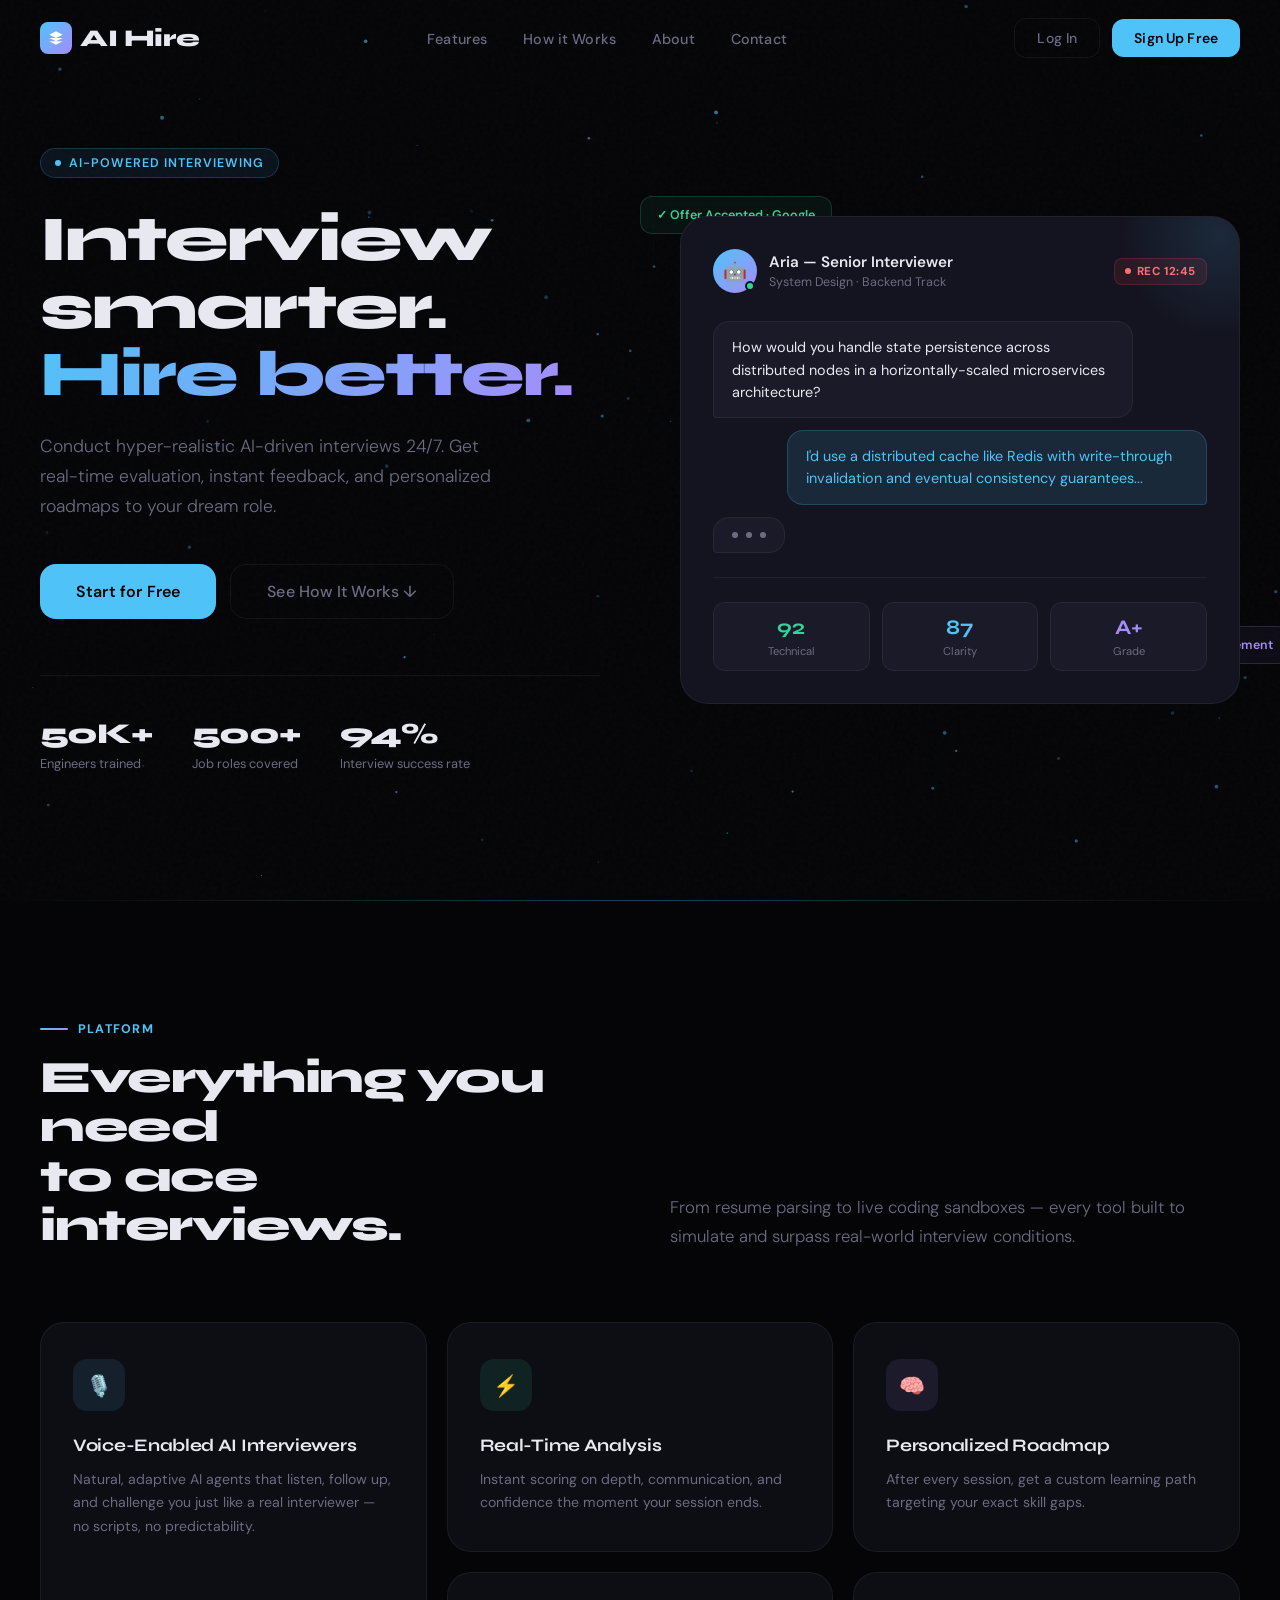
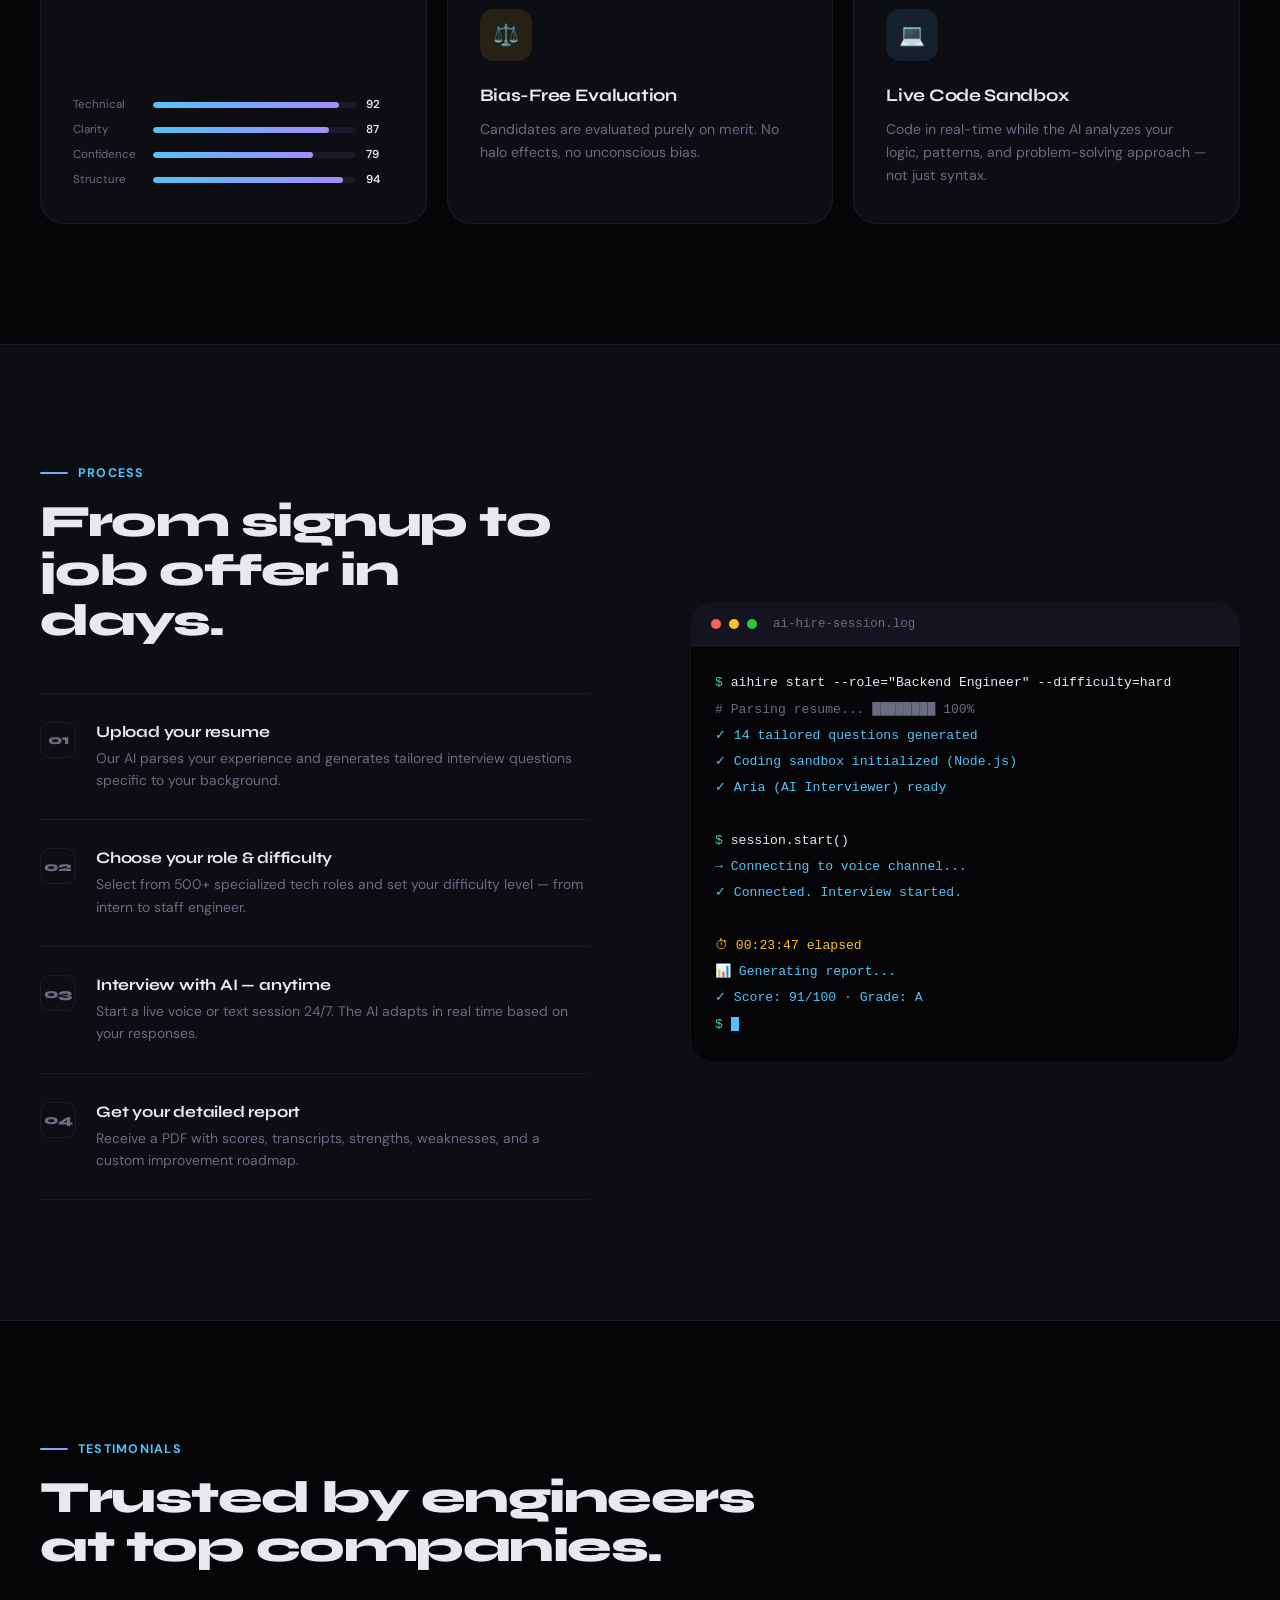
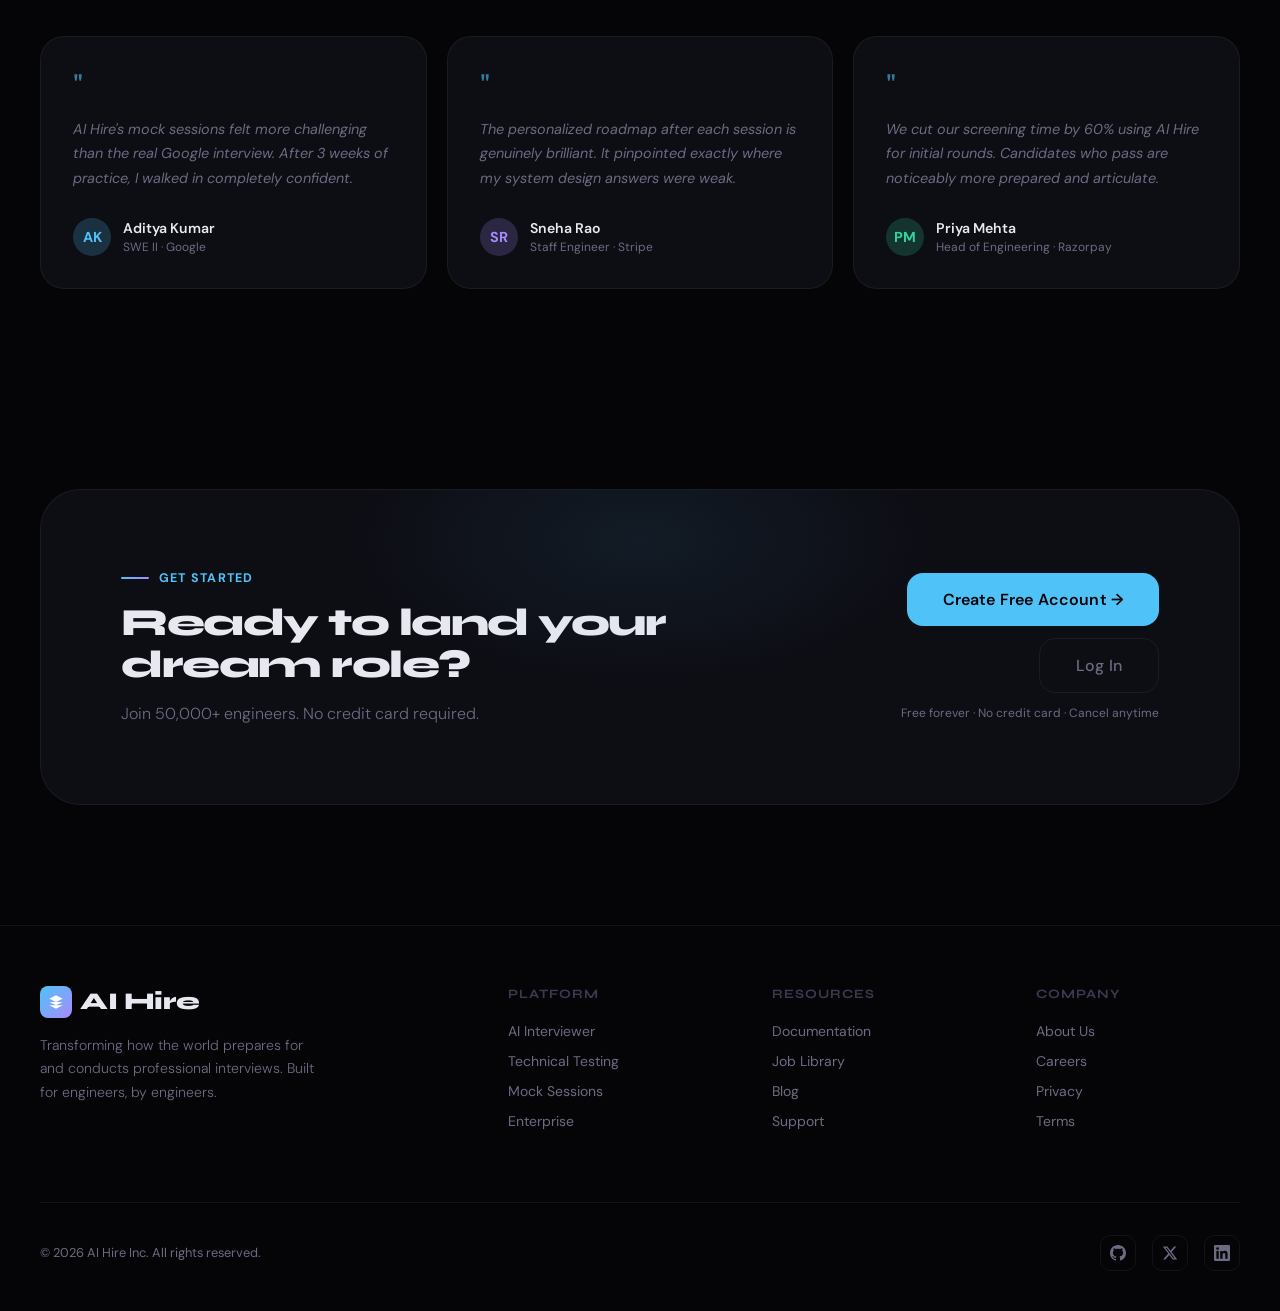
<file: Ai_Interview_Platform/Ai_Interview_Platform/templates/index.html>
<!DOCTYPE html>
<html lang="en">
<head>
<meta charset="UTF-8">
<meta name="viewport" content="width=device-width, initial-scale=1.0">
<title>AI Hire — Intelligent Interviewing</title>
<link rel="preconnect" href="https://fonts.googleapis.com">
<link href="https://fonts.googleapis.com/css2?family=Syne:wght@400;600;700;800&family=DM+Sans:ital,opsz,wght@0,9..40,300;0,9..40,400;0,9..40,500;1,9..40,300&display=swap" rel="stylesheet">
<style>
:root {
  --ink: #050508;
  --ink-2: #0d0d14;
  --ink-3: #141420;
  --surface: #1a1a28;
  --border: rgba(255,255,255,0.06);
  --border-lit: rgba(99,179,237,0.3);
  --text: #e8e8f0;
  --muted: #6b6b82;
  --dim: #3a3a50;
  --cyan: #4fc3f7;
  --cyan-glow: rgba(79,195,247,0.15);
  --emerald: #34d399;
  --violet: #a78bfa;
  --amber: #fbbf24;
  --grad-a: linear-gradient(135deg, #4fc3f7, #a78bfa);
  --grad-b: linear-gradient(135deg, #34d399, #4fc3f7);
  --r: 20px;
  --r-lg: 32px;
}
 
*,*::before,*::after { margin:0; padding:0; box-sizing:border-box; }
 
html { scroll-behavior: smooth; }
 
body {
  background: var(--ink);
  color: var(--text);
  font-family: 'DM Sans', sans-serif;
  overflow-x: hidden;
  min-height: 100vh;
}
 
/* ───── CANVAS BACKGROUND ───── */
#bg-canvas {
  position: fixed;
  inset: 0;
  z-index: 0;
  pointer-events: none;
}
 
/* ───── NOISE OVERLAY ───── */
body::before {
  content:'';
  position: fixed;
  inset: 0;
  z-index: 1;
  pointer-events: none;
  background-image: url("data:image/svg+xml,%3Csvg viewBox='0 0 256 256' xmlns='http://www.w3.org/2000/svg'%3E%3Cfilter id='n'%3E%3CfeTurbulence type='fractalNoise' baseFrequency='0.9' numOctaves='4' stitchTiles='stitch'/%3E%3C/filter%3E%3Crect width='100%25' height='100%25' filter='url(%23n)' opacity='1'/%3E%3C/svg%3E");
  opacity: 0.025;
}
 
/* ───── LAYOUT ───── */
.wrap { max-width: 1280px; margin: 0 auto; padding: 0 40px; position: relative; z-index: 2; }
 
/* ───── NAV ───── */
nav {
  position: fixed;
  top: 0; left: 0; right: 0;
  z-index: 100;
  padding: 18px 0;
  transition: background 0.4s, border-color 0.4s;
}
nav.scrolled {
  background: rgba(5,5,8,0.85);
  backdrop-filter: blur(20px);
  border-bottom: 1px solid var(--border);
}
.nav-inner {
  display: flex;
  align-items: center;
  justify-content: space-between;
}
.logo {
  font-family: 'Syne', sans-serif;
  font-weight: 800;
  font-size: 1.5rem;
  color: var(--text);
  text-decoration: none;
  letter-spacing: -0.5px;
  display: flex;
  align-items: center;
  gap: 8px;
}
.logo-mark {
  width: 32px; height: 32px;
  background: var(--grad-a);
  border-radius: 8px;
  display: grid;
  place-items: center;
  font-size: 0.8rem;
}
.logo-mark svg { width: 16px; height: 16px; fill: white; }
.nav-links {
  display: flex;
  gap: 36px;
  list-style: none;
}
.nav-links a {
  color: var(--muted);
  text-decoration: none;
  font-size: 0.9rem;
  font-weight: 500;
  transition: color 0.25s;
  letter-spacing: 0.01em;
}
.nav-links a:hover { color: var(--text); }
.nav-cta {
  display: flex;
  gap: 12px;
  align-items: center;
}
 
/* ───── BUTTONS ───── */
.btn {
  display: inline-flex;
  align-items: center;
  gap: 8px;
  padding: 10px 22px;
  border-radius: 12px;
  font-family: 'DM Sans', sans-serif;
  font-weight: 500;
  font-size: 0.875rem;
  cursor: pointer;
  transition: all 0.25s;
  text-decoration: none;
  border: none;
  letter-spacing: 0.01em;
}
.btn-ghost {
  background: transparent;
  border: 1px solid var(--border);
  color: var(--muted);
}
.btn-ghost:hover {
  border-color: var(--border-lit);
  color: var(--text);
  background: var(--cyan-glow);
}
.btn-solid {
  background: var(--cyan);
  color: var(--ink);
  font-weight: 600;
}
.btn-solid:hover {
  transform: translateY(-1px);
  box-shadow: 0 8px 24px rgba(79,195,247,0.35);
}
.btn-outline {
  background: transparent;
  border: 1px solid rgba(79,195,247,0.4);
  color: var(--cyan);
}
.btn-outline:hover {
  background: var(--cyan-glow);
  transform: translateY(-1px);
}
.btn-lg {
  padding: 16px 36px;
  font-size: 1rem;
  border-radius: 16px;
}
 
/* ───── HERO ───── */
.hero {
  min-height: 100svh;
  display: flex;
  flex-direction: column;
  justify-content: center;
  padding-top: 100px;
  padding-bottom: 80px;
}
.hero-inner {
  display: grid;
  grid-template-columns: 1fr 1fr;
  gap: 80px;
  align-items: center;
}
.hero-left {}
.eyebrow {
  display: inline-flex;
  align-items: center;
  gap: 8px;
  background: rgba(79,195,247,0.08);
  border: 1px solid rgba(79,195,247,0.2);
  color: var(--cyan);
  padding: 6px 14px;
  border-radius: 100px;
  font-size: 0.78rem;
  font-weight: 600;
  letter-spacing: 0.08em;
  text-transform: uppercase;
  margin-bottom: 28px;
}
.eyebrow-dot {
  width: 6px; height: 6px;
  background: var(--cyan);
  border-radius: 50%;
  animation: blink 2s ease-in-out infinite;
}
@keyframes blink {
  0%,100%{opacity:1} 50%{opacity:0.3}
}
.hero-h1 {
  font-family: 'Syne', sans-serif;
  font-size: clamp(2.8rem, 5vw, 4.2rem);
  font-weight: 800;
  line-height: 1.05;
  letter-spacing: -2px;
  margin-bottom: 24px;
  color: var(--text);
}
.hero-h1 .grad-text {
  background: var(--grad-a);
  -webkit-background-clip: text;
  -webkit-text-fill-color: transparent;
  background-clip: text;
}
.hero-sub {
  font-size: 1.1rem;
  color: var(--muted);
  line-height: 1.7;
  max-width: 460px;
  margin-bottom: 42px;
  font-weight: 300;
}
.hero-actions {
  display: flex;
  gap: 14px;
  flex-wrap: wrap;
}
.hero-stats {
  display: flex;
  gap: 40px;
  margin-top: 56px;
  padding-top: 40px;
  border-top: 1px solid var(--border);
}
.stat-item {}
.stat-num {
  font-family: 'Syne', sans-serif;
  font-size: 1.8rem;
  font-weight: 800;
  color: var(--text);
  letter-spacing: -1px;
}
.stat-label {
  font-size: 0.8rem;
  color: var(--muted);
  margin-top: 4px;
}
 
/* ───── INTERVIEW CARD (hero right) ───── */
.hero-right {
  position: relative;
}
.interview-card {
  background: var(--ink-3);
  border: 1px solid var(--border);
  border-radius: 28px;
  padding: 32px;
  position: relative;
  overflow: hidden;
}
.interview-card::before {
  content:'';
  position: absolute;
  top: -80px; right: -80px;
  width: 200px; height: 200px;
  background: radial-gradient(circle, rgba(79,195,247,0.12), transparent 70%);
  pointer-events: none;
}
.ic-header {
  display: flex;
  align-items: center;
  justify-content: space-between;
  margin-bottom: 28px;
}
.ic-avatar {
  display: flex;
  align-items: center;
  gap: 12px;
}
.avatar-orb {
  width: 44px; height: 44px;
  border-radius: 50%;
  background: var(--grad-a);
  display: grid;
  place-items: center;
  font-size: 1.2rem;
  position: relative;
}
.avatar-orb::after {
  content:'';
  position: absolute;
  bottom: 2px; right: 2px;
  width: 10px; height: 10px;
  background: var(--emerald);
  border: 2px solid var(--ink-3);
  border-radius: 50%;
}
.ic-name { font-weight: 600; font-size: 0.95rem; }
.ic-role { font-size: 0.78rem; color: var(--muted); margin-top: 2px; }
.rec-badge {
  display: flex;
  align-items: center;
  gap: 6px;
  background: rgba(239,68,68,0.1);
  border: 1px solid rgba(239,68,68,0.2);
  color: #f87171;
  padding: 5px 10px;
  border-radius: 8px;
  font-size: 0.72rem;
  font-weight: 700;
  letter-spacing: 0.05em;
}
.rec-dot {
  width: 6px; height: 6px;
  background: #f87171;
  border-radius: 50%;
  animation: blink 1s ease-in-out infinite;
}
.chat-bubble {
  padding: 14px 18px;
  border-radius: 16px;
  font-size: 0.9rem;
  line-height: 1.55;
  margin-bottom: 12px;
  max-width: 85%;
}
.bubble-ai {
  background: var(--surface);
  border: 1px solid var(--border);
  color: var(--text);
  border-bottom-left-radius: 4px;
}
.bubble-user {
  background: rgba(79,195,247,0.12);
  border: 1px solid rgba(79,195,247,0.2);
  color: var(--cyan);
  margin-left: auto;
  border-bottom-right-radius: 4px;
}
.ic-typing {
  display: flex;
  gap: 8px;
  align-items: center;
  padding: 14px 18px;
  background: var(--surface);
  border: 1px solid var(--border);
  border-radius: 16px;
  border-bottom-left-radius: 4px;
  width: fit-content;
  margin-top: 4px;
}
.typing-dot {
  width: 6px; height: 6px;
  background: var(--muted);
  border-radius: 50%;
  animation: typingBounce 1.4s ease-in-out infinite;
}
.typing-dot:nth-child(2) { animation-delay: 0.2s; }
.typing-dot:nth-child(3) { animation-delay: 0.4s; }
@keyframes typingBounce {
  0%,60%,100%{transform:translateY(0);opacity:0.4}
  30%{transform:translateY(-4px);opacity:1}
}
.ic-metrics {
  display: grid;
  grid-template-columns: 1fr 1fr 1fr;
  gap: 12px;
  margin-top: 24px;
  padding-top: 24px;
  border-top: 1px solid var(--border);
}
.metric-pill {
  background: var(--surface);
  border: 1px solid var(--border);
  border-radius: 12px;
  padding: 12px;
  text-align: center;
}
.metric-val {
  font-family: 'Syne', sans-serif;
  font-size: 1.3rem;
  font-weight: 700;
  color: var(--text);
}
.metric-val.green { color: var(--emerald); }
.metric-val.cyan { color: var(--cyan); }
.metric-val.violet { color: var(--violet); }
.metric-key {
  font-size: 0.7rem;
  color: var(--muted);
  margin-top: 4px;
}
 
/* floating tags */
.float-tag {
  position: absolute;
  background: var(--ink-3);
  border: 1px solid var(--border);
  border-radius: 12px;
  padding: 10px 16px;
  font-size: 0.78rem;
  font-weight: 600;
  white-space: nowrap;
  backdrop-filter: blur(10px);
  animation: floatTag 6s ease-in-out infinite;
}
.float-tag-1 {
  top: -20px; left: -40px;
  color: var(--emerald);
  border-color: rgba(52,211,153,0.2);
  background: rgba(52,211,153,0.06);
  animation-delay: 0s;
}
.float-tag-2 {
  bottom: 40px; right: -50px;
  color: var(--violet);
  border-color: rgba(167,139,250,0.2);
  background: rgba(167,139,250,0.06);
  animation-delay: 3s;
}
@keyframes floatTag {
  0%,100%{transform:translateY(0)} 50%{transform:translateY(-8px)}
}
 
/* ───── SECTION COMMONS ───── */
section { padding: 120px 0; position: relative; z-index: 2; }
.section-label {
  display: flex;
  align-items: center;
  gap: 10px;
  margin-bottom: 16px;
}
.section-label-line {
  width: 28px; height: 2px;
  background: var(--grad-a);
  border-radius: 2px;
}
.section-label span {
  font-size: 0.78rem;
  font-weight: 700;
  letter-spacing: 0.1em;
  text-transform: uppercase;
  color: var(--cyan);
}
.section-title {
  font-family: 'Syne', sans-serif;
  font-size: clamp(2rem, 3.5vw, 3rem);
  font-weight: 800;
  letter-spacing: -1.5px;
  line-height: 1.1;
  color: var(--text);
}
.section-sub {
  color: var(--muted);
  font-size: 1.05rem;
  line-height: 1.7;
  max-width: 560px;
  margin-top: 16px;
  font-weight: 300;
}
 
/* ───── FEATURES ───── */
.features-head {
  display: grid;
  grid-template-columns: 1fr 1fr;
  gap: 60px;
  align-items: end;
  margin-bottom: 72px;
}
.features-grid {
  display: grid;
  grid-template-columns: repeat(3, 1fr);
  gap: 20px;
}
.feat-card {
  background: var(--ink-2);
  border: 1px solid var(--border);
  border-radius: 24px;
  padding: 36px 32px;
  cursor: default;
  transition: all 0.35s cubic-bezier(0.4,0,0.2,1);
  position: relative;
  overflow: hidden;
}
.feat-card::after {
  content:'';
  position: absolute;
  inset: 0;
  background: var(--grad-a);
  opacity: 0;
  transition: opacity 0.35s;
  border-radius: inherit;
  z-index: 0;
}
.feat-card:hover {
  border-color: transparent;
  transform: translateY(-6px);
}
.feat-card:hover::after { opacity: 0.06; }
.feat-card > * { position: relative; z-index: 1; }
.feat-icon {
  width: 52px; height: 52px;
  border-radius: 14px;
  display: grid;
  place-items: center;
  margin-bottom: 24px;
  font-size: 1.3rem;
  position: relative;
}
.fi-cyan { background: rgba(79,195,247,0.1); color: var(--cyan); }
.fi-emerald { background: rgba(52,211,153,0.1); color: var(--emerald); }
.fi-violet { background: rgba(167,139,250,0.1); color: var(--violet); }
.fi-amber { background: rgba(251,191,36,0.1); color: var(--amber); }
.fi-cyan2 { background: rgba(79,195,247,0.1); color: var(--cyan); }
.fi-emer2 { background: rgba(52,211,153,0.1); color: var(--emerald); }
.feat-title {
  font-family: 'Syne', sans-serif;
  font-size: 1.1rem;
  font-weight: 700;
  color: var(--text);
  margin-bottom: 12px;
  letter-spacing: -0.3px;
}
.feat-desc {
  font-size: 0.88rem;
  color: var(--muted);
  line-height: 1.65;
}
 
/* tall card */
.feat-card.tall {
  grid-row: span 2;
  display: flex;
  flex-direction: column;
}
.feat-card.tall .visual-bar {
  margin-top: auto;
  padding-top: 28px;
}
.score-bars { display: flex; flex-direction: column; gap: 10px; }
.score-row {
  display: flex;
  align-items: center;
  gap: 10px;
}
.score-label { font-size: 0.72rem; color: var(--muted); width: 70px; flex-shrink: 0; }
.score-track {
  flex: 1;
  height: 6px;
  background: var(--surface);
  border-radius: 3px;
  overflow: hidden;
}
.score-fill {
  height: 100%;
  border-radius: 3px;
  background: var(--grad-a);
  animation: fillBar 2s cubic-bezier(0.4,0,0.2,1) forwards;
  transform-origin: left;
}
@keyframes fillBar { from{width:0%} }
.score-val { font-size: 0.72rem; color: var(--text); font-weight: 600; width: 28px; }
 
/* ───── HOW IT WORKS ───── */
.hiw-section { background: var(--ink-2); border-top: 1px solid var(--border); border-bottom: 1px solid var(--border); }
.hiw-inner {
  display: grid;
  grid-template-columns: 1fr 1fr;
  gap: 100px;
  align-items: center;
}
.steps { display: flex; flex-direction: column; gap: 0; margin-top: 48px; }
.step {
  display: flex;
  gap: 20px;
  padding: 28px 0;
  border-bottom: 1px solid var(--border);
  cursor: default;
  transition: all 0.25s;
}
.step:first-child { border-top: 1px solid var(--border); }
.step:hover .step-num { background: var(--cyan); color: var(--ink); }
.step-num {
  width: 36px; height: 36px;
  border: 1px solid var(--border);
  border-radius: 10px;
  display: grid;
  place-items: center;
  font-family: 'Syne', sans-serif;
  font-weight: 800;
  font-size: 0.85rem;
  color: var(--muted);
  flex-shrink: 0;
  transition: all 0.25s;
}
.step-title {
  font-family: 'Syne', sans-serif;
  font-weight: 700;
  font-size: 1rem;
  color: var(--text);
  margin-bottom: 6px;
  letter-spacing: -0.2px;
}
.step-desc { font-size: 0.87rem; color: var(--muted); line-height: 1.6; }
.hiw-visual {
  position: relative;
}
.terminal-card {
  background: var(--ink);
  border: 1px solid var(--border);
  border-radius: 24px;
  overflow: hidden;
}
.term-bar {
  padding: 14px 20px;
  background: var(--ink-3);
  border-bottom: 1px solid var(--border);
  display: flex;
  align-items: center;
  gap: 8px;
}
.term-dot { width: 10px; height: 10px; border-radius: 50%; }
.td-r { background: #ff5f57; }
.td-y { background: #ffbd2e; }
.td-g { background: #28c840; }
.term-title { font-size: 0.78rem; color: var(--muted); margin-left: 8px; font-family: monospace; }
.term-body { padding: 24px; font-family: monospace; font-size: 0.82rem; line-height: 2; }
.t-prompt { color: var(--emerald); }
.t-cmd { color: var(--text); }
.t-comment { color: var(--muted); }
.t-output { color: var(--cyan); }
.t-warn { color: var(--amber); }
.t-cursor {
  display: inline-block;
  width: 8px; height: 14px;
  background: var(--cyan);
  vertical-align: middle;
  animation: blink 1s step-end infinite;
}
 
/* ───── TESTIMONIALS ───── */
.test-grid {
  display: grid;
  grid-template-columns: repeat(3, 1fr);
  gap: 20px;
  margin-top: 64px;
}
.test-card {
  background: var(--ink-2);
  border: 1px solid var(--border);
  border-radius: 24px;
  padding: 32px;
  position: relative;
  overflow: hidden;
  transition: all 0.3s;
}
.test-card:hover {
  border-color: rgba(79,195,247,0.2);
  transform: translateY(-4px);
}
.test-quote {
  font-size: 2rem;
  color: var(--cyan);
  font-family: 'Syne', sans-serif;
  line-height: 1;
  margin-bottom: 16px;
  opacity: 0.6;
}
.test-text {
  font-size: 0.9rem;
  color: var(--muted);
  line-height: 1.7;
  margin-bottom: 28px;
  font-style: italic;
}
.test-author {
  display: flex;
  align-items: center;
  gap: 12px;
}
.test-avatar {
  width: 38px; height: 38px;
  border-radius: 50%;
  display: grid;
  place-items: center;
  font-size: 0.9rem;
  font-weight: 700;
  flex-shrink: 0;
}
.ta-1 { background: rgba(79,195,247,0.2); color: var(--cyan); }
.ta-2 { background: rgba(167,139,250,0.2); color: var(--violet); }
.ta-3 { background: rgba(52,211,153,0.2); color: var(--emerald); }
.test-name { font-weight: 600; font-size: 0.88rem; color: var(--text); }
.test-role { font-size: 0.75rem; color: var(--muted); margin-top: 2px; }
 
/* ───── CTA ───── */
.cta-section {
  padding: 80px 0 120px;
}
.cta-box {
  background: var(--ink-2);
  border: 1px solid var(--border);
  border-radius: 40px;
  padding: 80px;
  display: grid;
  grid-template-columns: 1fr auto;
  gap: 60px;
  align-items: center;
  position: relative;
  overflow: hidden;
}
.cta-box::before {
  content:'';
  position: absolute;
  top: -100px; left: 50%;
  width: 600px; height: 300px;
  background: radial-gradient(ellipse, rgba(79,195,247,0.08) 0%, transparent 70%);
  transform: translateX(-50%);
  pointer-events: none;
}
.cta-title {
  font-family: 'Syne', sans-serif;
  font-size: clamp(2rem, 3vw, 2.8rem);
  font-weight: 800;
  letter-spacing: -1.5px;
  line-height: 1.1;
  color: var(--text);
  margin-bottom: 16px;
}
.cta-sub {
  color: var(--muted);
  font-size: 1rem;
  font-weight: 300;
}
.cta-actions { display: flex; flex-direction: column; gap: 12px; align-items: flex-end; flex-shrink: 0; }
.cta-note { font-size: 0.75rem; color: var(--muted); text-align: right; }
 
/* ───── FOOTER ───── */
footer {
  padding: 60px 0 40px;
  border-top: 1px solid var(--border);
  position: relative;
  z-index: 2;
}
.footer-top {
  display: grid;
  grid-template-columns: 2fr 1fr 1fr 1fr;
  gap: 60px;
  margin-bottom: 60px;
}
.footer-brand-desc {
  color: var(--muted);
  font-size: 0.88rem;
  line-height: 1.7;
  margin-top: 16px;
  max-width: 280px;
  font-weight: 300;
}
.footer-col h5 {
  font-family: 'Syne', sans-serif;
  font-size: 0.8rem;
  font-weight: 700;
  letter-spacing: 0.08em;
  text-transform: uppercase;
  color: var(--dim);
  margin-bottom: 20px;
}
.footer-col a {
  display: block;
  color: var(--muted);
  text-decoration: none;
  font-size: 0.875rem;
  margin-bottom: 12px;
  transition: color 0.2s;
}
.footer-col a:hover { color: var(--text); }
.footer-bottom {
  display: flex;
  align-items: center;
  justify-content: space-between;
  padding-top: 32px;
  border-top: 1px solid var(--border);
}
.footer-copy { font-size: 0.8rem; color: var(--muted); }
.footer-socials { display: flex; gap: 16px; }
.social-btn {
  width: 36px; height: 36px;
  border: 1px solid var(--border);
  border-radius: 10px;
  display: grid;
  place-items: center;
  cursor: pointer;
  transition: all 0.25s;
  color: var(--muted);
  text-decoration: none;
  font-size: 0.9rem;
}
.social-btn:hover {
  border-color: var(--border-lit);
  color: var(--cyan);
  background: var(--cyan-glow);
}
 
/* ───── DIVIDERS ───── */
.gradient-line {
  height: 1px;
  background: linear-gradient(90deg, transparent, rgba(79,195,247,0.3), transparent);
  margin: 0;
}
 
/* ───── SCROLL REVEAL ───── */
.reveal {
  opacity: 0;
  transform: translateY(30px);
  transition: opacity 0.7s cubic-bezier(0.4,0,0.2,1), transform 0.7s cubic-bezier(0.4,0,0.2,1);
}
.reveal.visible { opacity: 1; transform: translateY(0); }
 
/* ───── RESPONSIVE ───── */
@media (max-width: 1024px) {
  .wrap { padding: 0 24px; }
  .hero-inner { grid-template-columns: 1fr; gap: 60px; }
  .float-tag { display: none; }
  .features-head { grid-template-columns: 1fr; }
  .features-grid { grid-template-columns: 1fr 1fr; }
  .feat-card.tall { grid-row: span 1; }
  .hiw-inner { grid-template-columns: 1fr; gap: 60px; }
  .test-grid { grid-template-columns: 1fr; }
  .cta-box { grid-template-columns: 1fr; }
  .cta-actions { align-items: flex-start; }
  .footer-top { grid-template-columns: 1fr 1fr; gap: 40px; }
}
@media (max-width: 640px) {
  section { padding: 80px 0; }
  .nav-links { display: none; }
  .features-grid { grid-template-columns: 1fr; }
  .hero-stats { flex-wrap: wrap; gap: 24px; }
  .cta-box { padding: 40px 28px; }
  .footer-top { grid-template-columns: 1fr; }
  .footer-bottom { flex-direction: column; gap: 20px; }
}
</style>
</head>
<body>
 
<canvas id="bg-canvas"></canvas>
 
<!-- NAV -->
<nav id="navbar">
  <div class="wrap">
    <div class="nav-inner">
      <a href="/dashboard" class="logo">
        <div class="logo-mark">
          <svg viewBox="0 0 24 24"><path d="M12 2L2 7l10 5 10-5-10-5zM2 17l10 5 10-5M2 12l10 5 10-5"/></svg>
        </div>
        AI Hire
      </a>
      <ul class="nav-links">
        <li><a href="#features">Features</a></li>
        <li><a href="#hiw">How it Works</a></li>
        <li><a href="#about">About</a></li>
        <li><a href="#contact">Contact</a></li>
      </ul>
      <div class="nav-cta">
        <a href="/login" class="btn btn-ghost">Log In</a>
        <a href="/signup" class="btn btn-solid">Sign Up Free</a>
      </div>
    </div>
  </div>
</nav>
 
<!-- HERO -->
<section class="hero">
  <div class="wrap">
    <div class="hero-inner">
      <div class="hero-left reveal">
        <div class="eyebrow">
          <div class="eyebrow-dot"></div>
          AI-Powered Interviewing
        </div>
        <h1 class="hero-h1">
          Interview smarter.<br>
          <span class="grad-text">Hire better.</span>
        </h1>
        <p class="hero-sub">
          Conduct hyper-realistic AI-driven interviews 24/7. Get real-time evaluation, instant feedback, and personalized roadmaps to your dream role.
        </p>
        <div class="hero-actions">
          <a href="/signup" class="btn btn-solid btn-lg">Start for Free</a>
          <a href="#hiw" class="btn btn-ghost btn-lg">See How It Works ↓</a>
        </div>
        <div class="hero-stats">
          <div class="stat-item">
            <div class="stat-num">50K+</div>
            <div class="stat-label">Engineers trained</div>
          </div>
          <div class="stat-item">
            <div class="stat-num">500+</div>
            <div class="stat-label">Job roles covered</div>
          </div>
          <div class="stat-item">
            <div class="stat-num">94%</div>
            <div class="stat-label">Interview success rate</div>
          </div>
        </div>
      </div>
 
      <div class="hero-right reveal" style="transition-delay:0.2s">
        <div class="float-tag float-tag-1">✓ Offer Accepted · Google</div>
        <div class="float-tag float-tag-2">↑ 38% Score Improvement</div>
        <div class="interview-card">
          <div class="ic-header">
            <div class="ic-avatar">
              <div class="avatar-orb">🤖</div>
              <div>
                <div class="ic-name">Aria — Senior Interviewer</div>
                <div class="ic-role">System Design · Backend Track</div>
              </div>
            </div>
            <div class="rec-badge">
              <div class="rec-dot"></div>
              REC 12:45
            </div>
          </div>
          <div class="chat-bubble bubble-ai">
            How would you handle state persistence across distributed nodes in a horizontally-scaled microservices architecture?
          </div>
          <div class="chat-bubble bubble-user">
            I'd use a distributed cache like Redis with write-through invalidation and eventual consistency guarantees...
          </div>
          <div class="ic-typing">
            <div class="typing-dot"></div>
            <div class="typing-dot"></div>
            <div class="typing-dot"></div>
          </div>
          <div class="ic-metrics">
            <div class="metric-pill">
              <div class="metric-val green">92</div>
              <div class="metric-key">Technical</div>
            </div>
            <div class="metric-pill">
              <div class="metric-val cyan">87</div>
              <div class="metric-key">Clarity</div>
            </div>
            <div class="metric-pill">
              <div class="metric-val violet">A+</div>
              <div class="metric-key">Grade</div>
            </div>
          </div>
        </div>
      </div>
    </div>
  </div>
</section>
 
<div class="gradient-line"></div>
 
<!-- FEATURES -->
<section id="features">
  <div class="wrap">
    <div class="features-head reveal">
      <div>
        <div class="section-label">
          <div class="section-label-line"></div>
          <span>Platform</span>
        </div>
        <h2 class="section-title">Everything you need<br>to ace interviews.</h2>
      </div>
      <p class="section-sub">
        From resume parsing to live coding sandboxes — every tool built to simulate and surpass real-world interview conditions.
      </p>
    </div>
 
    <div class="features-grid">
      <!-- Tall card -->
      <div class="feat-card tall reveal">
        <div class="feat-icon fi-cyan">🎙️</div>
        <div class="feat-title">Voice-Enabled AI Interviewers</div>
        <div class="feat-desc">Natural, adaptive AI agents that listen, follow up, and challenge you just like a real interviewer — no scripts, no predictability.</div>
        <div class="visual-bar">
          <div class="score-bars">
            <div class="score-row">
              <span class="score-label">Technical</span>
              <div class="score-track"><div class="score-fill" style="width:92%"></div></div>
              <span class="score-val">92</span>
            </div>
            <div class="score-row">
              <span class="score-label">Clarity</span>
              <div class="score-track"><div class="score-fill" style="width:87%;animation-delay:0.3s"></div></div>
              <span class="score-val">87</span>
            </div>
            <div class="score-row">
              <span class="score-label">Confidence</span>
              <div class="score-track"><div class="score-fill" style="width:79%;animation-delay:0.6s"></div></div>
              <span class="score-val">79</span>
            </div>
            <div class="score-row">
              <span class="score-label">Structure</span>
              <div class="score-track"><div class="score-fill" style="width:94%;animation-delay:0.9s"></div></div>
              <span class="score-val">94</span>
            </div>
          </div>
        </div>
      </div>
 
      <div class="feat-card reveal" style="transition-delay:0.1s">
        <div class="feat-icon fi-emerald">⚡</div>
        <div class="feat-title">Real-Time Analysis</div>
        <div class="feat-desc">Instant scoring on depth, communication, and confidence the moment your session ends.</div>
      </div>
 
      <div class="feat-card reveal" style="transition-delay:0.2s">
        <div class="feat-icon fi-violet">🧠</div>
        <div class="feat-title">Personalized Roadmap</div>
        <div class="feat-desc">After every session, get a custom learning path targeting your exact skill gaps.</div>
      </div>
 
      <div class="feat-card reveal" style="transition-delay:0.3s">
        <div class="feat-icon fi-amber">⚖️</div>
        <div class="feat-title">Bias-Free Evaluation</div>
        <div class="feat-desc">Candidates are evaluated purely on merit. No halo effects, no unconscious bias.</div>
      </div>
 
      <div class="feat-card reveal" style="transition-delay:0.4s">
        <div class="feat-icon fi-cyan2">💻</div>
        <div class="feat-title">Live Code Sandbox</div>
        <div class="feat-desc">Code in real-time while the AI analyzes your logic, patterns, and problem-solving approach — not just syntax.</div>
      </div>
    </div>
  </div>
</section>
 
<!-- HOW IT WORKS -->
<section class="hiw-section" id="hiw">
  <div class="wrap">
    <div class="hiw-inner">
      <div>
        <div class="section-label reveal">
          <div class="section-label-line"></div>
          <span>Process</span>
        </div>
        <h2 class="section-title reveal" style="transition-delay:0.1s">From signup to<br>job offer in days.</h2>
        <div class="steps">
          <div class="step reveal" style="transition-delay:0.2s">
            <div class="step-num">01</div>
            <div>
              <div class="step-title">Upload your resume</div>
              <div class="step-desc">Our AI parses your experience and generates tailored interview questions specific to your background.</div>
            </div>
          </div>
          <div class="step reveal" style="transition-delay:0.3s">
            <div class="step-num">02</div>
            <div>
              <div class="step-title">Choose your role & difficulty</div>
              <div class="step-desc">Select from 500+ specialized tech roles and set your difficulty level — from intern to staff engineer.</div>
            </div>
          </div>
          <div class="step reveal" style="transition-delay:0.4s">
            <div class="step-num">03</div>
            <div>
              <div class="step-title">Interview with AI — anytime</div>
              <div class="step-desc">Start a live voice or text session 24/7. The AI adapts in real time based on your responses.</div>
            </div>
          </div>
          <div class="step reveal" style="transition-delay:0.5s">
            <div class="step-num">04</div>
            <div>
              <div class="step-title">Get your detailed report</div>
              <div class="step-desc">Receive a PDF with scores, transcripts, strengths, weaknesses, and a custom improvement roadmap.</div>
            </div>
          </div>
        </div>
      </div>
 
      <div class="hiw-visual reveal" style="transition-delay:0.3s">
        <div class="terminal-card">
          <div class="term-bar">
            <div class="term-dot td-r"></div>
            <div class="term-dot td-y"></div>
            <div class="term-dot td-g"></div>
            <span class="term-title">ai-hire-session.log</span>
          </div>
          <div class="term-body">
            <div><span class="t-prompt">$</span> <span class="t-cmd">aihire start --role="Backend Engineer" --difficulty=hard</span></div>
            <div class="t-comment">  # Parsing resume... ████████ 100%</div>
            <div class="t-output">  ✓ 14 tailored questions generated</div>
            <div class="t-output">  ✓ Coding sandbox initialized (Node.js)</div>
            <div class="t-output">  ✓ Aria (AI Interviewer) ready</div>
            <br>
            <div><span class="t-prompt">$</span> <span class="t-cmd">session.start()</span></div>
            <div class="t-output">  → Connecting to voice channel...</div>
            <div class="t-output">  ✓ Connected. Interview started.</div>
            <br>
            <div class="t-warn">  ⏱ 00:23:47 elapsed</div>
            <div class="t-output">  📊 Generating report...</div>
            <div class="t-output">  ✓ Score: 91/100 · Grade: A</div>
            <div><span class="t-prompt">$</span> <span class="t-cursor"></span></div>
          </div>
        </div>
      </div>
    </div>
  </div>
</section>
 
<!-- TESTIMONIALS -->
<section id="about">
  <div class="wrap">
    <div class="section-label reveal">
      <div class="section-label-line"></div>
      <span>Testimonials</span>
    </div>
    <h2 class="section-title reveal" style="transition-delay:0.1s">Trusted by engineers<br>at top companies.</h2>
 
    <div class="test-grid">
      <div class="test-card reveal" style="transition-delay:0.1s">
        <div class="test-quote">"</div>
        <div class="test-text">AI Hire's mock sessions felt more challenging than the real Google interview. After 3 weeks of practice, I walked in completely confident.</div>
        <div class="test-author">
          <div class="test-avatar ta-1">AK</div>
          <div>
            <div class="test-name">Aditya Kumar</div>
            <div class="test-role">SWE II · Google</div>
          </div>
        </div>
      </div>
      <div class="test-card reveal" style="transition-delay:0.2s">
        <div class="test-quote">"</div>
        <div class="test-text">The personalized roadmap after each session is genuinely brilliant. It pinpointed exactly where my system design answers were weak.</div>
        <div class="test-author">
          <div class="test-avatar ta-2">SR</div>
          <div>
            <div class="test-name">Sneha Rao</div>
            <div class="test-role">Staff Engineer · Stripe</div>
          </div>
        </div>
      </div>
      <div class="test-card reveal" style="transition-delay:0.3s">
        <div class="test-quote">"</div>
        <div class="test-text">We cut our screening time by 60% using AI Hire for initial rounds. Candidates who pass are noticeably more prepared and articulate.</div>
        <div class="test-author">
          <div class="test-avatar ta-3">PM</div>
          <div>
            <div class="test-name">Priya Mehta</div>
            <div class="test-role">Head of Engineering · Razorpay</div>
          </div>
        </div>
      </div>
    </div>
  </div>
</section>
 
<!-- CTA -->
<section class="cta-section" id="contact">
  <div class="wrap">
    <div class="cta-box reveal">
      <div>
        <div class="section-label">
          <div class="section-label-line"></div>
          <span>Get Started</span>
        </div>
        <h2 class="cta-title">Ready to land your<br>dream role?</h2>
        <p class="cta-sub">Join 50,000+ engineers. No credit card required.</p>
      </div>
      <div class="cta-actions">
        <a href="/signup" class="btn btn-solid btn-lg">Create Free Account →</a>
        <a href="/login" class="btn btn-ghost btn-lg">Log In</a>
        <span class="cta-note">Free forever · No credit card · Cancel anytime</span>
      </div>
    </div>
  </div>
</section>
 
<!-- FOOTER -->
<footer>
  <div class="wrap">
    <div class="footer-top">
      <div>
        <a href="#" class="logo">
          <div class="logo-mark">
            <svg viewBox="0 0 24 24" style="width:16px;height:16px;fill:white"><path d="M12 2L2 7l10 5 10-5-10-5zM2 17l10 5 10-5M2 12l10 5 10-5"/></svg>
          </div>
          AI Hire
        </a>
        <p class="footer-brand-desc">Transforming how the world prepares for and conducts professional interviews. Built for engineers, by engineers.</p>
      </div>
      <div class="footer-col">
        <h5>Platform</h5>
        <a href="#">AI Interviewer</a>
        <a href="#">Technical Testing</a>
        <a href="#">Mock Sessions</a>
        <a href="#">Enterprise</a>
      </div>
      <div class="footer-col">
        <h5>Resources</h5>
        <a href="#">Documentation</a>
        <a href="#">Job Library</a>
        <a href="#">Blog</a>
        <a href="#">Support</a>
      </div>
      <div class="footer-col">
        <h5>Company</h5>
        <a href="#">About Us</a>
        <a href="#">Careers</a>
        <a href="#">Privacy</a>
        <a href="#">Terms</a>
      </div>
    </div>
    <div class="footer-bottom">
      <span class="footer-copy">© 2026 AI Hire Inc. All rights reserved.</span>
      <div class="footer-socials">
        <a href="#" class="social-btn" aria-label="GitHub">
          <svg width="16" height="16" viewBox="0 0 24 24" fill="currentColor"><path d="M12 0C5.37 0 0 5.37 0 12c0 5.3 3.438 9.8 8.205 11.385.6.113.82-.258.82-.577 0-.285-.01-1.04-.015-2.04-3.338.724-4.042-1.61-4.042-1.61-.546-1.385-1.335-1.755-1.335-1.755-1.087-.744.084-.729.084-.729 1.205.084 1.838 1.236 1.838 1.236 1.07 1.835 2.809 1.305 3.495.998.108-.776.417-1.305.76-1.605-2.665-.3-5.466-1.332-5.466-5.93 0-1.31.465-2.38 1.235-3.22-.135-.303-.54-1.523.105-3.176 0 0 1.005-.322 3.3 1.23.96-.267 1.98-.399 3-.405 1.02.006 2.04.138 3 .405 2.28-1.552 3.285-1.23 3.285-1.23.645 1.653.24 2.873.12 3.176.765.84 1.23 1.91 1.23 3.22 0 4.61-2.805 5.625-5.475 5.92.42.36.81 1.096.81 2.22 0 1.605-.015 2.896-.015 3.286 0 .315.21.69.825.57C20.565 21.795 24 17.295 24 12c0-6.63-5.37-12-12-12"/></svg>
        </a>
        <a href="#" class="social-btn" aria-label="Twitter">
          <svg width="16" height="16" viewBox="0 0 24 24" fill="currentColor"><path d="M18.244 2.25h3.308l-7.227 8.26 8.502 11.24H16.17l-5.214-6.817L4.99 21.75H1.68l7.73-8.835L1.254 2.25H8.08l4.713 6.231zm-1.161 17.52h1.833L7.084 4.126H5.117z"/></svg>
        </a>
        <a href="#" class="social-btn" aria-label="LinkedIn">
          <svg width="16" height="16" viewBox="0 0 24 24" fill="currentColor"><path d="M20.447 20.452h-3.554v-5.569c0-1.328-.027-3.037-1.852-3.037-1.853 0-2.136 1.445-2.136 2.939v5.667H9.351V9h3.414v1.561h.046c.477-.9 1.637-1.85 3.37-1.85 3.601 0 4.267 2.37 4.267 5.455v6.286zM5.337 7.433a2.062 2.062 0 0 1-2.063-2.065 2.064 2.064 0 1 1 2.063 2.065zm1.782 13.019H3.555V9h3.564v11.452zM22.225 0H1.771C.792 0 0 .774 0 1.729v20.542C0 23.227.792 24 1.771 24h20.451C23.2 24 24 23.227 24 22.271V1.729C24 .774 23.2 0 22.222 0h.003z"/></svg>
        </a>
      </div>
    </div>
  </div>
</footer>
 
<script>
// ── CANVAS PARTICLE FIELD ──
const canvas = document.getElementById('bg-canvas');
const ctx = canvas.getContext('2d');
let W, H, particles = [], lines = [];
 
function resize() {
  W = canvas.width = window.innerWidth;
  H = canvas.height = window.innerHeight;
}
resize();
window.addEventListener('resize', resize);
 
class Particle {
  constructor() { this.reset(); }
  reset() {
    this.x = Math.random() * W;
    this.y = Math.random() * H;
    this.vx = (Math.random() - 0.5) * 0.3;
    this.vy = (Math.random() - 0.5) * 0.3;
    this.r = Math.random() * 1.5 + 0.5;
    this.alpha = Math.random() * 0.5 + 0.1;
  }
  update() {
    this.x += this.vx;
    this.y += this.vy;
    if (this.x < 0 || this.x > W || this.y < 0 || this.y > H) this.reset();
  }
  draw() {
    ctx.beginPath();
    ctx.arc(this.x, this.y, this.r, 0, Math.PI * 2);
    ctx.fillStyle = `rgba(79,195,247,${this.alpha})`;
    ctx.fill();
  }
}
 
for (let i = 0; i < 80; i++) particles.push(new Particle());
 
function drawLines() {
  for (let i = 0; i < particles.length; i++) {
    for (let j = i + 1; j < particles.length; j++) {
      const dx = particles[i].x - particles[j].x;
      const dy = particles[i].y - particles[j].y;
      const dist = Math.sqrt(dx*dx + dy*dy);
      if (dist < 100) {
        ctx.beginPath();
        ctx.moveTo(particles[i].x, particles[i].y);
        ctx.lineTo(particles[j].x, particles[j].y);
        ctx.strokeStyle = `rgba(79,195,247,${0.08 * (1 - dist/100)})`;
        ctx.lineWidth = 0.5;
        ctx.stroke();
      }
    }
  }
}
 
function animate() {
  ctx.clearRect(0, 0, W, H);
  particles.forEach(p => { p.update(); p.draw(); });
  drawLines();
  requestAnimationFrame(animate);
}
animate();
 
// ── NAV SCROLL ──
const navbar = document.getElementById('navbar');
window.addEventListener('scroll', () => {
  navbar.classList.toggle('scrolled', window.scrollY > 40);
});
 
// ── SCROLL REVEAL ──
const reveals = document.querySelectorAll('.reveal');
const observer = new IntersectionObserver((entries) => {
  entries.forEach(e => {
    if (e.isIntersecting) {
      e.target.classList.add('visible');
    }
  });
}, { threshold: 0.12 });
reveals.forEach(el => observer.observe(el));
</script>
</body>
</html>
</file>
